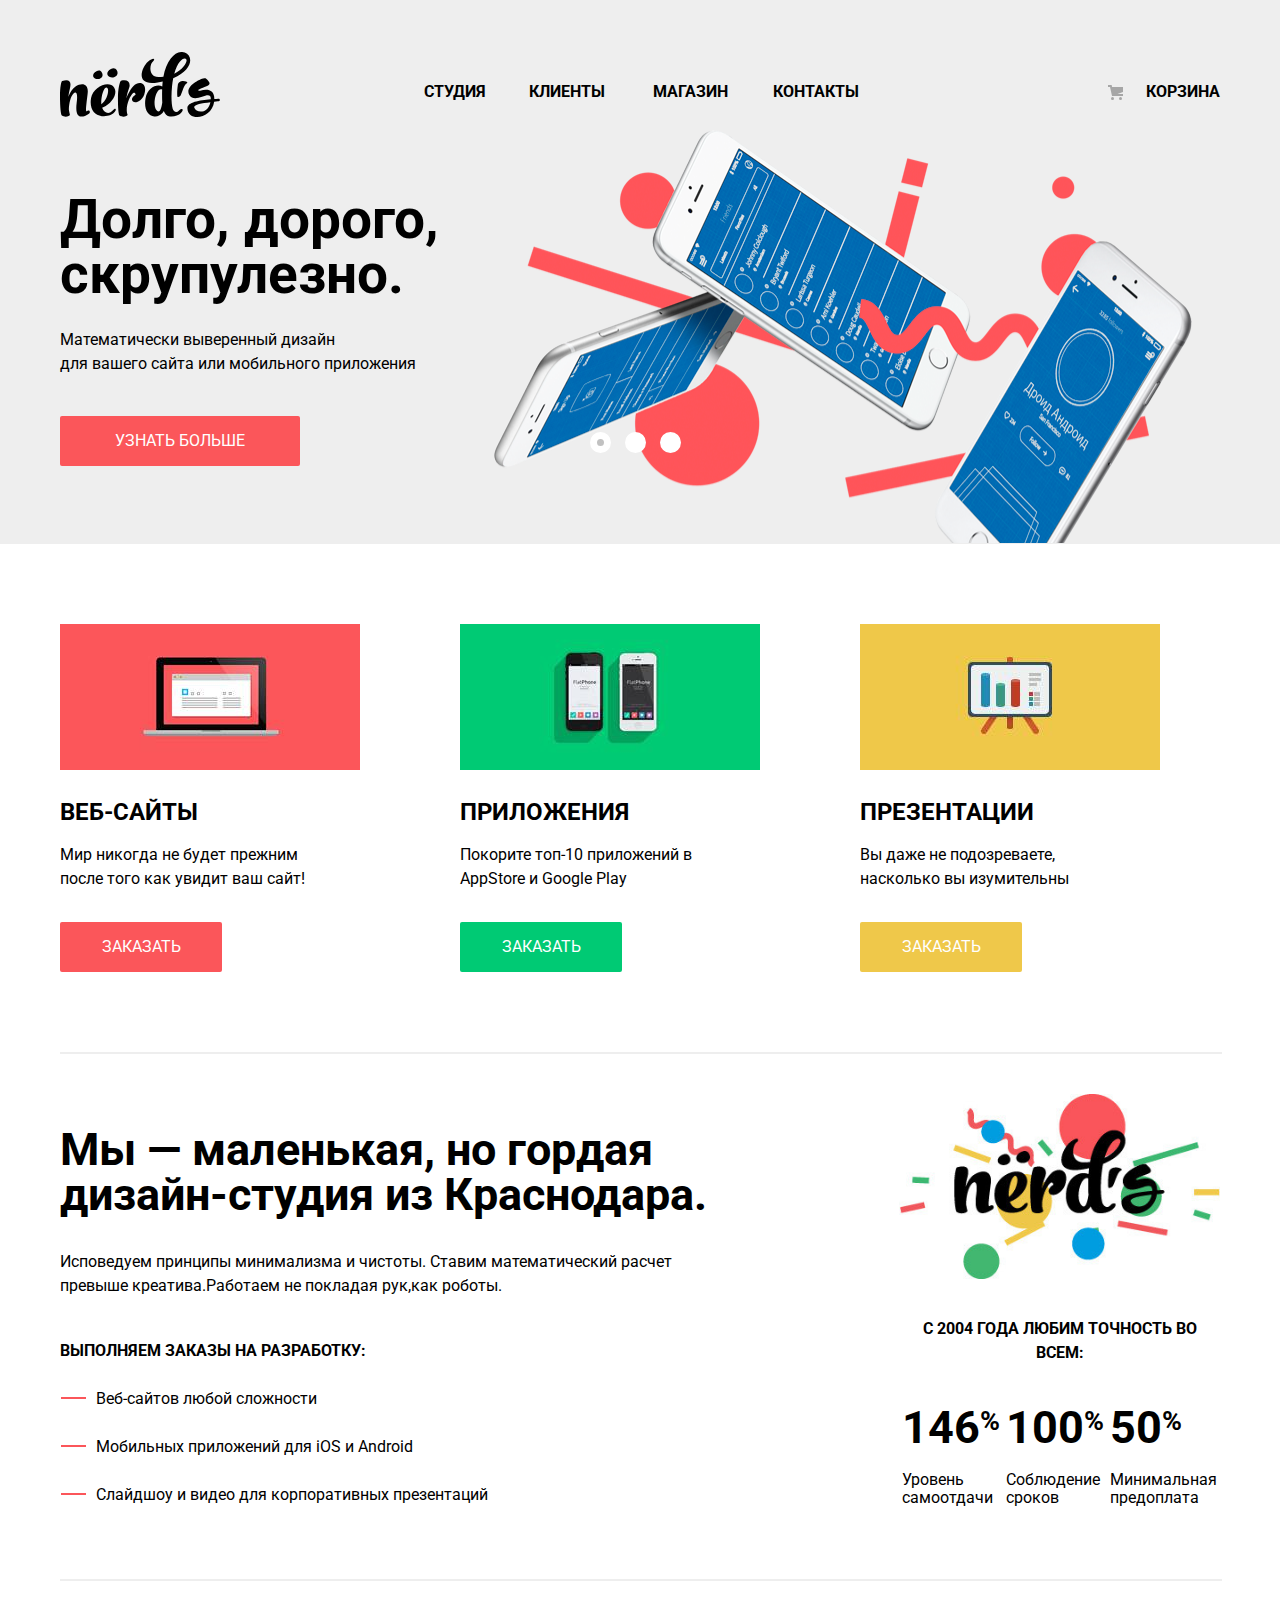
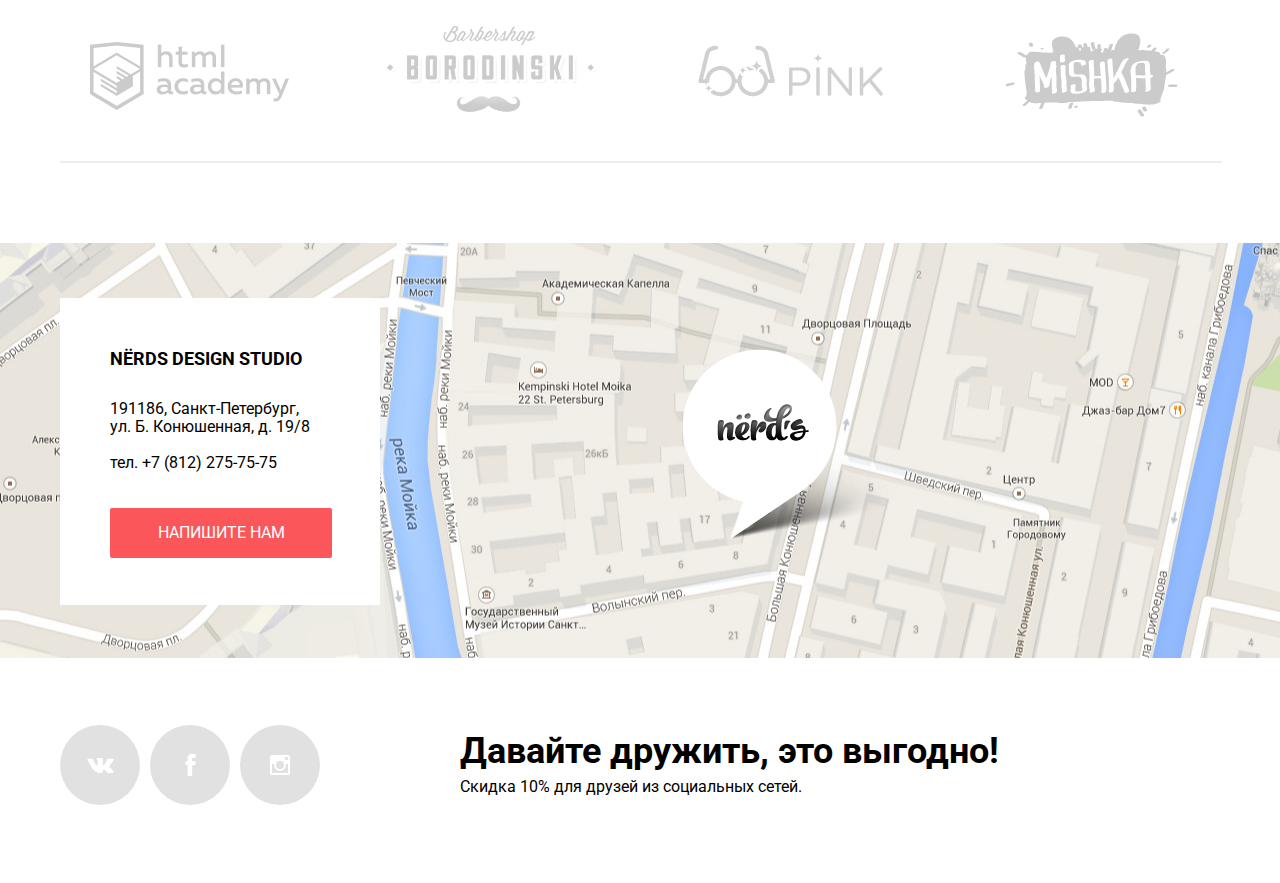
<file: index.html>
<!DOCTYPE html>
<html lang="ru">
  <head>
    <meta charset="utf-8">
    <title>Нёрдс</title>
    <link href="https://fonts.googleapis.com/css?family=Roboto:400,500,700&amp;subset=cyrillic" rel="stylesheet">
    <link href="css/normalize.min.css" rel="stylesheet">
    <link href="css/style.min.css" rel="stylesheet">
  </head>
  <body>
    <header class="main-header">
      <nav class="main-navigation container">
        <h2 class="visually-hidden">Навигация</h2>
          <a href="">
            <img src="img/nerds-logo.svg" width="160" height="65" alt="Нёрдс" class="logo">
          </a>
        <ul class="site-navigation">
          <li><a href="#">Студия</a></li>
          <li><a href="#">Клиенты</a></li>
          <li><a href="catalog.html">Магазин</a></li>
          <li><a href="#">Контакты</a></li>
        </ul>
        <ul class="cart">
          <li ><a href="#"><span>Корзина</span></a></li>
        </ul>
      </nav>

      <section class="container">
        <ul class="slider">
          <li class="slider-1">
            <h1 class="visually-hidden">Нердс</h1>
            <div>
              <b>
                Долго, дорого,<br>скрупулезно.
              </b>
              <p>
                Математически выверенный дизайн<br>для вашего сайта или мобильного приложения
              </p>
                <a href="#" class="btn btn-more">Узнать Больше</a>
            </div>
          </li>
          <li class="slider-2 visually-hidden">
            <h1 class="visually-hidden">Вторая Страница</h1>
            <div>
              <b>
                Любим математику<br> как никто другой
              </b>
              <p>
                Никакого креатива, только математические формулы для расчета идеальных пропорций.
              </p>
              <a href="#" class="btn btn-more">Узнать Больше</a>
            </div>
          </li>
          <li class="slider-3 visually-hidden">
            <h1 class="visually-hidden">Третья Страница</h1>
            <div>
              <b>
                Только ночь,<br> только хардкор
              </b>
              <p>
                Работать днем, как все?Мы против этого.<br> Ближе к полуночи работа только начинается.
              </p>
              <a href="#" class="btn btn-more">Узнать Больше</a>
            </div>
          </li>
          <li>
            <div class="slider-controls">
              <i class="active"></i>
              <i></i>
              <i></i>
            </div>
          </li>
        </ul>
      </section>
    </header>

    <main class="container">
      <section class="services">
        <h2 class="visually-hidden">Сервисы</h2>
        <section class="services-web">
          <div>
            <img src="img/illustration-1.jpg" width="300" height="146" alt="Веб-сайты">
          </div>
          <h3>Веб-сайты</h3>
          <p>
            Мир никогда не будет прежним после того как увидит ваш сайт!
          </p>
           <a href="#" class="btn btn-red">Заказать</a>
        </section>

        <section class="services-applications">
          <div>
            <img src="img/illustration-2.jpg" width="300" height="146" alt="Приложения">
          </div>
          <h3>Приложения</h3>
          <p>
            Покорите топ-10 приложений в AppStore и Google Play
          </p>
           <a href="#" class="btn btn-green">Заказать</a>
        </section>

        <section class="services-presentation">
          <div>
            <img src="img/illustration-3.jpg" width="300" height="146" alt="Презентации">
          </div>
          <h3>Презентации</h3>
          <p>
            Вы даже не подозреваете,<br> насколько вы изумительны
          </p>
           <a href="#" class="btn btn-yellow">Заказать</a>
        </section>
      </section>

      <div class="divide">
      </div>

      <section class="about">
        <h2 class="visually-hidden">О нас</h2>
        <div class="about-info">
          <b>
            Мы — маленькая, но гордая дизайн-студия из Краснодара.
          </b>
          <p>
            Исповедуем принципы минимализма и чистоты. Ставим математический расчет<br>
            превыше креатива.Работаем не покладая рук,как роботы.
          </p>
          <h4>Выполняем заказы на разработку:</h4>
          <ul class="about-items">
            <li>Веб-сайтов любой сложности</li>
            <li>Мобильных приложений для iOS и Android</li>
            <li>Слайдшоу и видео для корпоративных презентаций</li>
          </ul>
        </div>

        <div class="about-details">
          <div>
            <img src="img/nerds-illustration.jpg" width="359" height="207" alt="Нердс" class="logo">
          </div>
          <table class="about-table">
            <caption>с 2004 года Любим точность во всем:</caption>
            <tr class="table-row1">
              <td>146<sup>%</sup></td>
              <td>100<sup>%</sup></td>
              <td>50<sup>%</sup></td>
            </tr>
            <tr class="table-row2">
              <td>Уровень самоотдачи</td>
              <td>Соблюдение  сроков</td>
              <td>Минимальная предоплата</td>
            </tr>
          </table>
        </div>
      </section>

      <div class="divide">
      </div>


      <section class="partners">
        <div>
          <h2 class="visually-hidden">Наши партнеры</h2>
          <ul>
            <li>
              <a href="https://htmlacademy.ru/intensive/htmlcss">
                <img src="img/logo-1.png" width="199" height="68" alt="Html Academy" class="partners-1">
              </a>
            </li>
            <li>
              <a href="#">
                <img src="img/logo-2.png" width="209" height="87" alt="Borodinsky" class="partners-2">
              </a>
            </li>
            <li>
              <a href="#">
                <img src="img/logo-3.png" width="185" height="52" alt="Pink" class="partners-3">
              </a>
            </li>
            <li>
              <a href="#">
                <img src="img/logo-4.png" width="173" height="84" alt="Mishka" class="partners-4">
              </a>
            </li>
          </ul>
        </div>
      </section>

      <div class="divide">
      </div>
    </main>

    <section class="map">
      <h2 class="visually-hidden">Карта</h2>
      <iframe src="https://www.google.com/maps/embed?pb=!1m16!1m12!1m3!1d1864.7642272834255!2d30.320317919843216!3d59.938702344628766!2m3!1f0!2f0!3f0!3m2!1i1024!2i768!4f13.1!2m1!1z0YHQsNC90LrRgi3Qv9C10YLQtdGA0LHRg9GA0LMg0LHQvtC70YzRiNCw0Y8g0LrQvtC90Y7RiNC10L3QvdCw0Y8gMTkvOA!5e0!3m2!1sru!2s!4v1507020316658" width="1140" height="417"  style="border:0" allowfullscreen></iframe>
      <section class="map-href">
        <div class="contacts">
          <h4>NЁRDS DESIGN STUDIO</h4>
          <p>191186, Санкт-Петербург,<br>
            ул. Б. Конюшенная, д. 19/8 <br><br>
            тел. +7 (812) 275-75-75
          </p>
          <a href="#contact-form" class="btn btn-red btn-contact" >Напишите нам</a>
        </div>
        <div class="map-marker">
        </div>
      </section>
    </section>

    <section class="modal" id="contact-form">
      <div>
        <h2>Напишите нам</h2>
        <form action="https://echo.htmlacademy.ru" method="post" class="login-form">
          <p class="login-item">
            <label for="login" >Ваше имя:</label><br>
            <input type="text" id="login" name="login" placeholder="   Представьтесь, пожалуйста">
          </p>
          <p class="login-item">
            <label for="email">Ваш e-mail:</label><br>
            <input type="email" id="email" name="email" placeholder="   Для отправки ответа">
          </p>
          <a href="#" class="modal-close">Закрыть</a>
          <p class="login-item">
            Текст письма:
            <textarea name="area" cols="30" rows="6"></textarea>
          </p>
          <p>
            <button class="btn btn-red" type="submit">Отправить</button>
          </p>

        </form>

      </div>
    </section>

    <footer class="main-footer container">
      <h2 class="visually-hidden">Футер</h2>
        <ul class="footer-social">
          <li>
            <a class="social-btn" href="https://vk.com/htmlacademy"><span class="visually-hidden">Вконтакте</span>
              <svg xmlns="http://www.w3.org/2000/svg" width="27" height="15" viewBox="0 0 26.14 14.91">
                <path d="M26 13.47l-.09-.17a13.55 13.55 0 0 0-2.6-3q-.87-.83-1.1-1.12A1 1 0 0 1
                 22 8a10.27 10.27 0 0 1 1.22-1.78l.88-1.16q2.35-3.13 2-4L26 .94a.8.8 0 0 0-.4-.22 2.14 2.14
                  0 0 0-.87 0h-3.92a.51.51 0 0 0-.27 0h-.3a.6.6 0 0 0-.15.14.93.93 0 0 0-.14.24 22.22 22.22
                  0 0 1-1.46 3.06q-.5.84-.93 1.46a7 7 0 0 1-.71.91 4.94 4.94 0 0 1-.52.47q-.23.18-.35.15l-.23-.05a.9.9
                  0 0 1-.31-.33 1.49 1.49 0 0 1-.16-.53v-.55-.65-.57-1.12-1-.75a3.14 3.14 0 0 0 0-.62 2.12 2.12 0 0
                  0-.14-.44.73.73 0 0 0-.28-.33 1.57 1.57 0 0 0-.46-.18A9 9 0 0 0 12.57 0a8.93 8.93 0 0 0-3.25.33
                  1.83 1.83 0 0 0-.52.41q-.25.3-.07.33a1.67 1.67 0 0 1 1.16.59l.08.16a2.6 2.6 0 0 1 .19.63 6.32
                  6.32 0 0 1 .12 1 10.59 10.59 0 0 1 0 1.7q-.07.71-.13 1.1a2.21 2.21 0 0 1-.18.64 2.69 2.69 0 0
                  1-.16.3l-.07.07a1 1 0 0 1-.37.07.86.86 0 0 1-.46-.19 3.27 3.27 0 0 1-.56-.52 7 7 0 0
                  1-.66-.93q-.37-.6-.76-1.42l-.22-.39q-.2-.38-.56-1.11t-.62-1.43A.9.9 0 0 0 5.2.9h-.07a.93.93 0
                  0 0-.22-.16A1.44 1.44 0 0 0 4.6.65L.87.68A1 1 0 0 0 .1.94L0 1a.44.44 0 0 0 0 .22 1.08 1.08 0 0
                  0 .08.37Q.9 3.53 1.86 5.31t1.66 2.87Q4.23 9.27 5 10.24t1 1.24l.37.41.34.33a8.06 8.06 0 0 0
                  1 .78 16.34 16.34 0 0 0 1.4.9 7.6 7.6 0 0 0 1.79.72 6.19 6.19 0 0 0 2 .22h1.57a1.08 1.08 0
                  0 0 .72-.3l.05-.07a.9.9 0 0 0 .1-.25 1.38 1.38 0 0 0 0-.37 4.48 4.48 0 0 1 .09-1.05 2.77 2.77
                  0 0 1 .23-.71 1.74 1.74 0 0 1 .29-.4 1.19 1.19 0 0 1 .23-.2h.11a.86.86 0 0 1 .77.21 4.52 4.52
                  0 0 1 .83.79q.39.47.93 1.05a6.41 6.41 0 0 0 1 .87l.27.16a3.31 3.31 0 0 0 .71.3 1.53 1.53
                  0 0 0 .76.07l3.48-.05a1.58 1.58 0 0 0 .8-.17.68.68 0 0 0 .34-.37 1.06 1.06 0 0 0 0-.46
                  1.71 1.71 0 0 0-.1-.36z" fill="#fff">
                </path>
              </svg>
            </a>
          </li>
          <li>
            <a class="social-btn" href="https://www.facebook.com/htmlacademy"><span class="visually-hidden">Фэйсбук</span>
              <svg xmlns="http://www.w3.org/2000/svg" width="19" height="22" viewBox="0 0 10.15 21.74">
                <path d="M3.34 1.12A4.77 4.77 0 0 1 6.53 0h3.61v3.81H7.81a1.07 1.07 0 0 0-1.09.83v2.55h3.42c-.08
                 1.23-.24 2.45-.41 3.67h-3v10.87H2.21V10.86H0V7.21h2.19V3.66a3.83 3.83 0 0 1 1.15-2.54z" fill="#fff">
                </path>
              </svg>
            </a>
          </li>
          <li>
            <a class="social-btn" href="https://www.instagram.com/htmlacademy/"><span class="visually-hidden">Инстаграм</span>
              <svg xmlns="http://www.w3.org/2000/svg" width="20" height="20" viewBox="0 0 20 20">
                <path d="M18 0H2a2 2 0 0 0-2 2v16a2 2 0 0 0 2 2h16a2 2 0 0 0 2-2V2a2 2 0 0 0-2-2zm-8 6a4
                4 0 1 1-4 4 4 4 0 0 1 4-4zM2.5 18a.47.47 0 0 1-.5-.5V9h2.1a3.4 3.4 0 0 0-.1 1 6 6 0 1 0 12 0
                3.4 3.4 0 0 0-.1-1H18v8.5a.47.47 0 0 1-.5.5zM18 4.5a.47.47 0 0 1-.5.5h-2a.47.47 0 0
                1-.5-.5v-2a.47.47 0 0 1 .5-.5h2a.47.47 0 0 1 .5.5z" fill="#fff">
                </path>
              </svg>
            </a>
          </li>
        </ul>
      <div class="friends">
        <b>Давайте дружить, это выгодно!</b>
        <p class="footer-sale">Скидка 10% для друзей из социальных сетей.</p>
      </div>
    </footer>

    <script src="js/script.min.js"></script>

  </body>
</html>
</file>
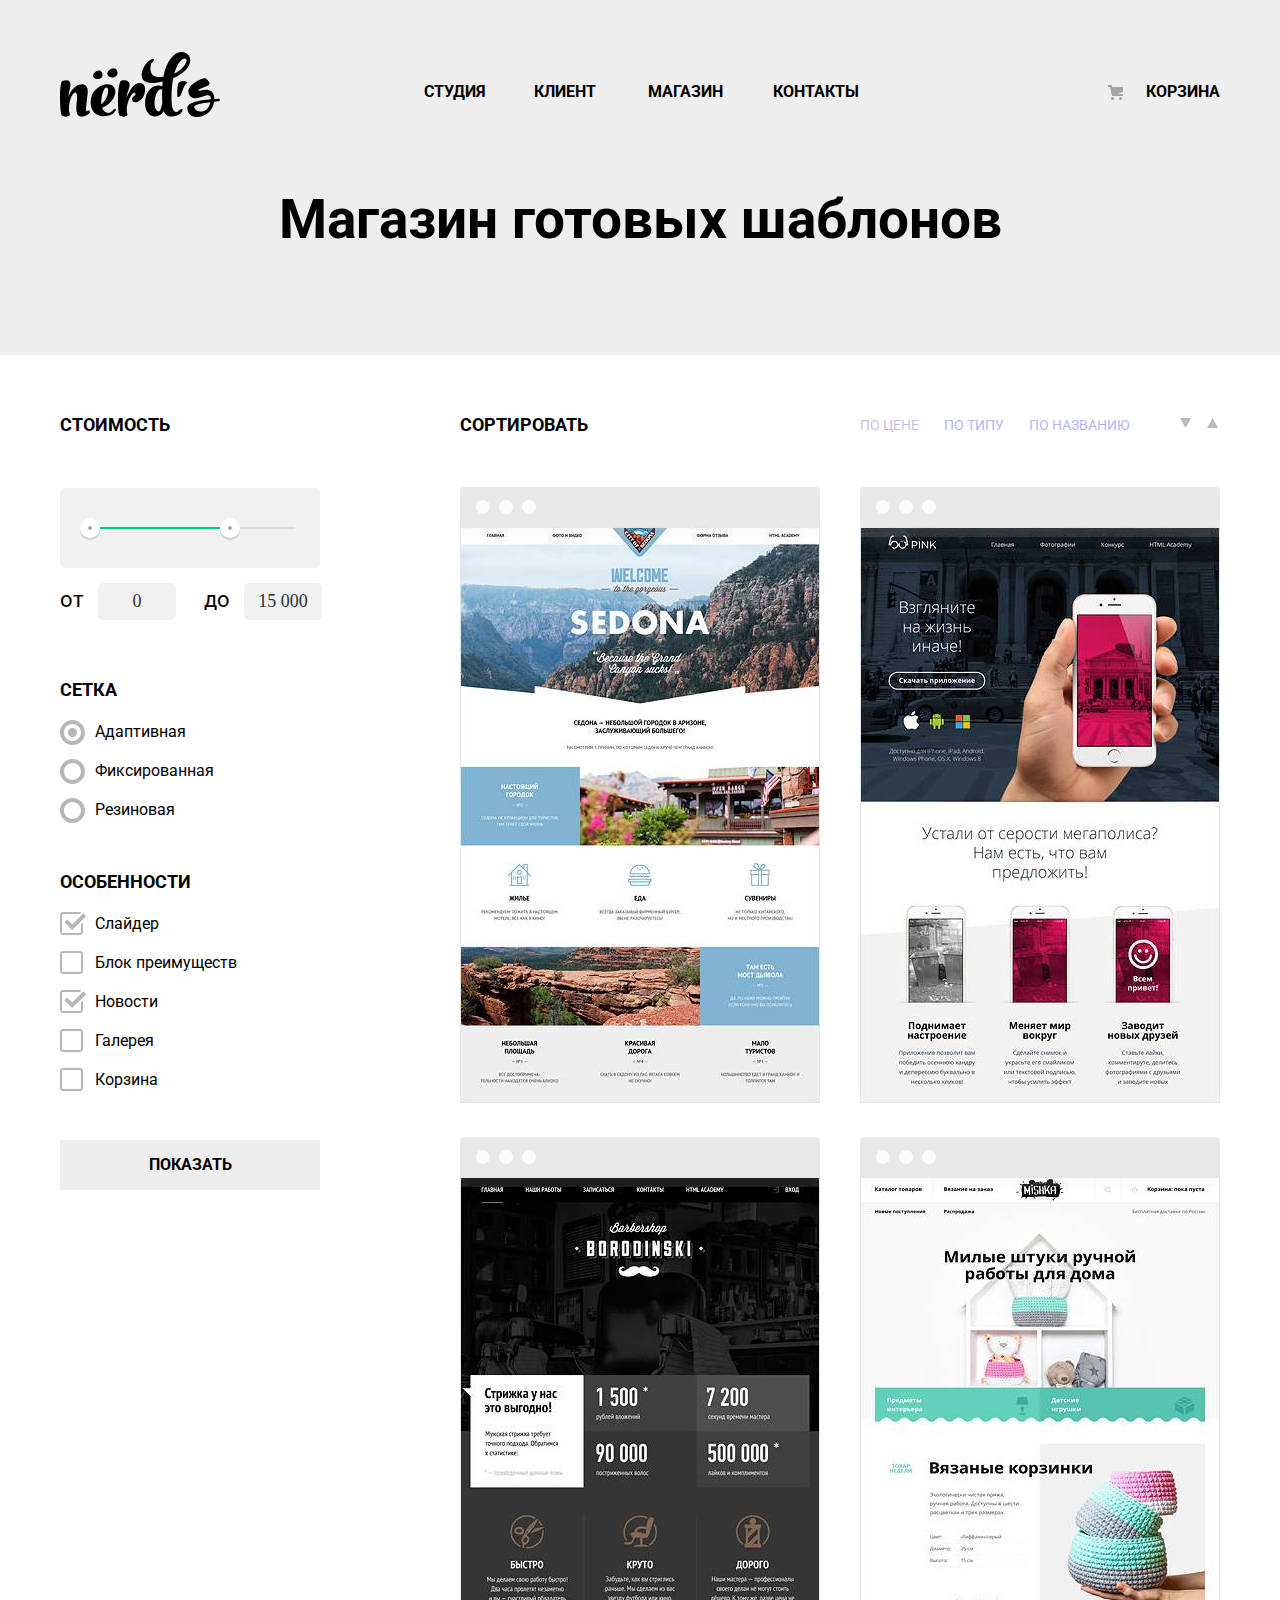
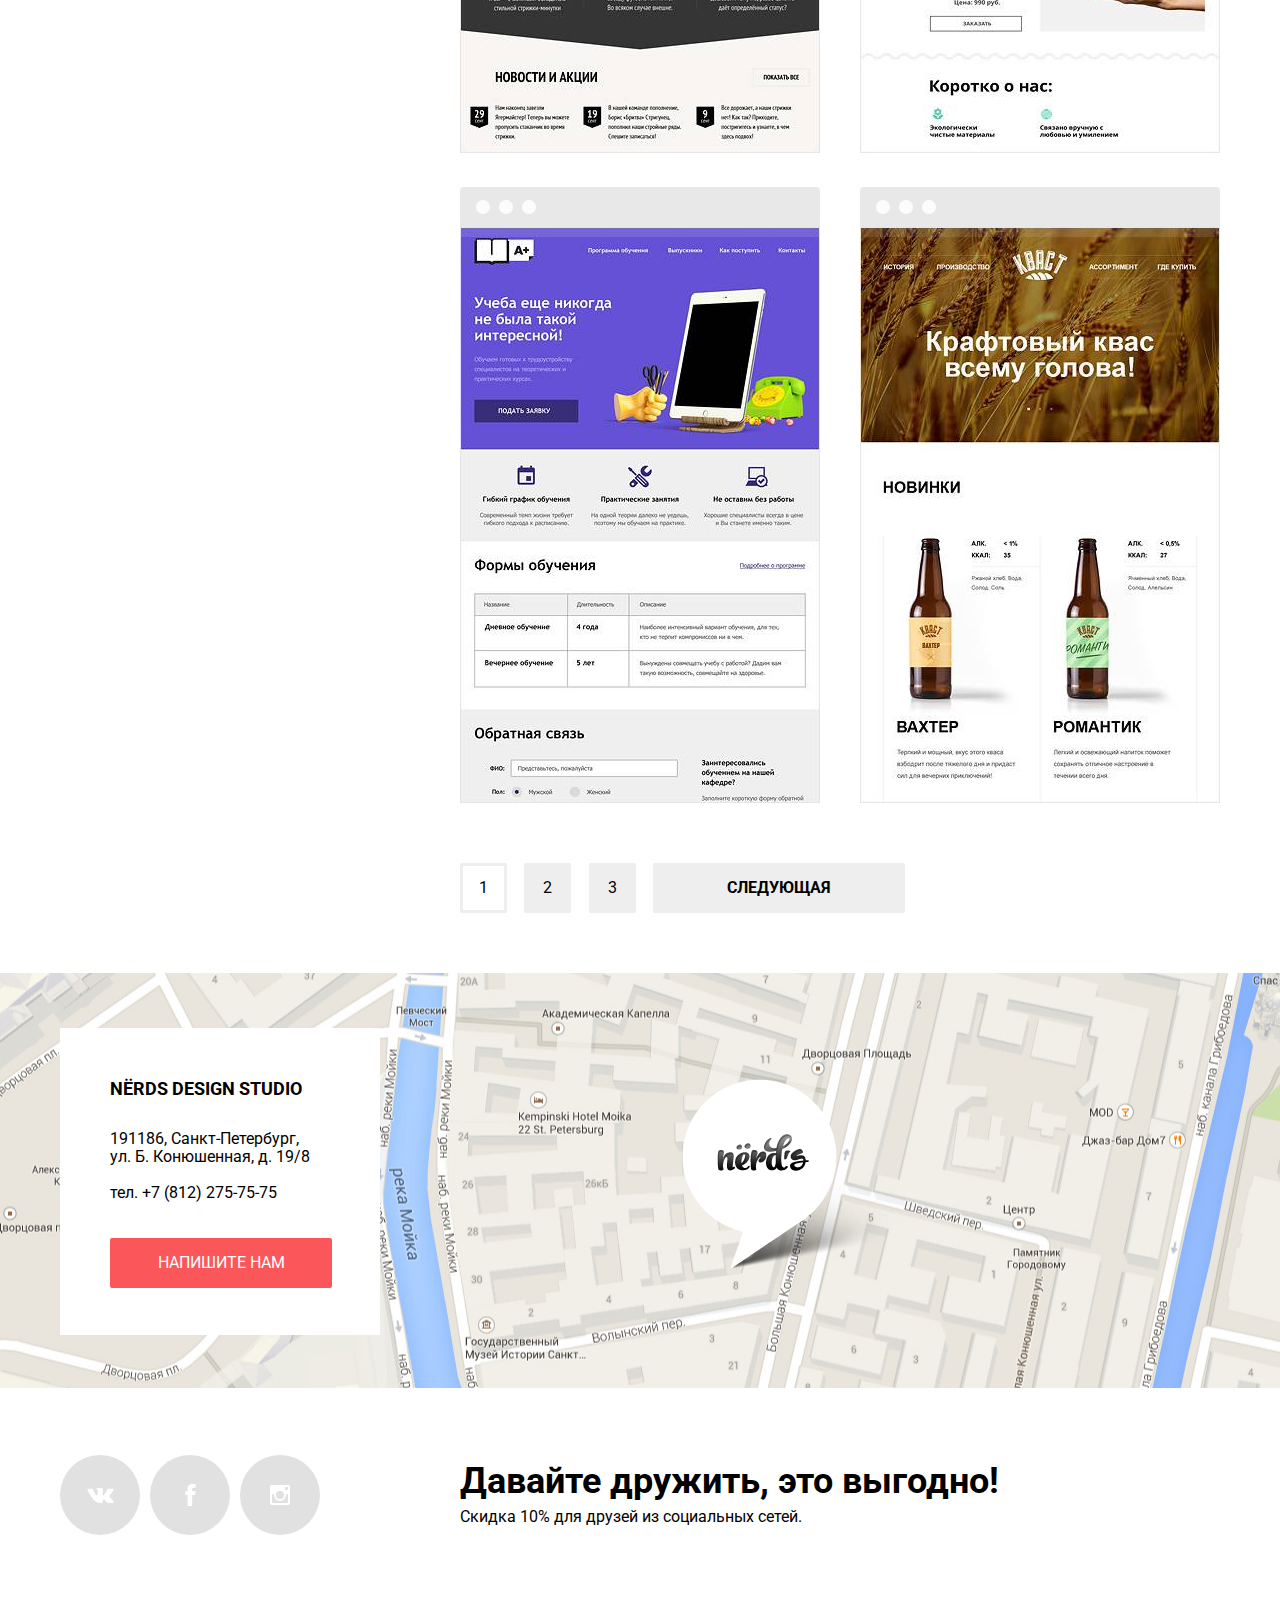
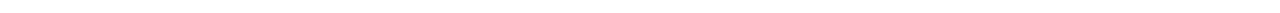
<file: catalog.html>
<!DOCTYPE html>
<html lang="ru">
  <head>
    <meta charset="utf-8">
    <title>Нёрдс Каталог</title>
    <link href="https://fonts.googleapis.com/css?family=Roboto:400,500,700&amp;subset=cyrillic" rel="stylesheet">
    <link href="css/normalize.min.css" rel="stylesheet">
    <link href="css/style.min.css" rel="stylesheet">
  </head>
  <body>

  <header class="main-header-catalog">
      <nav class="main-navigation container">
        <h2 class="visually-hidden">Навигация</h2>
          <a href="index.html">
            <img src="img/nerds-logo.svg" width="160"  height="65" alt="Нёрдс" class="logo">
          </a>
        <ul class="site-navigation">
          <li><a href="index.html">Студия</a></li>
          <li><a href="#">Клиент</a></li>
          <li class="site-navigation-curent"><a href="#">Магазин</a></li>
          <li><a href="#">Контакты</a></li>
        </ul>
        <ul class="cart">
          <li><a href="#">Корзина</a></li>
        </ul>
      </nav>

      <div class="slider-catalog ">
        <h1>Магазин готовых шаблонов</h1>
      </div>

    </header>


    <main class="container inner-page">

      <section class="price">
        <h2 class="visually-hidden">Стоимость</h2>
        <form class="filter" method="post" action="https://echo.htmlacademy.ru">
          <div>
            <div class="legend" >Стоимость</div>
            <div class="range-filter">
              <div class="range-controls" tabindex="0" aria-label="Сладйер">
                <div class="scale">
                  <div class="bar" style="width: 70%">
                  </div>
                </div>
                <div class="toggle min-toggle" tabindex="0" aria-label="Минимальное значение"></div>
                <div class="toggle max-toggle" tabindex="0" aria-label="Максимальное значение"></div>
              </div>
              <div class="price-contols">
                <label>от</label>
                <input name="min-price" class="min-price" type="text" value="0">
                <label>до</label>
                <input name="max-price" class="max-price" type="text" value="15 000">
              </div>
            </div>
          </div>

          <div class="grid">
            <div class="legend">Сетка</div>
            <ul>
              <li class="filter-option">
                <input class="filter-input filter-input-radio visually-hidden" name="type-name"
                       type="radio" value="adaptive" id="adaptive" checked>
                <label for="adaptive">
                  Адаптивная
                </label>
              </li>
              <li class="filter-option">
                <input class="filter-input filter-input-radio visually-hidden" name="type-name"
                       type="radio" value="fix" id="fix">
                <label for="fix">Фиксированная</label>
              </li>
              <li class="filter-option">
                <input class="filter-input filter-input-radio visually-hidden" name="type-name"
                       type="radio" value="rubber" id="rubber">
                <label for="rubber">
                  Резиновая
                </label>
              </li>
            </ul>
          </div>
          <div class="properties">
            <div class="legend">Особенности</div>
            <ul>
              <li class="filter-option">
                <input class="filter-input filter-input-checkbox visually-hidden " name="slader"
                       type="checkbox" id="slader"  checked>
                <label for="slader">
                  Слайдер
                </label>
              </li>
              <li class="filter-option">
                <input class="filter-input filter-input-checkbox visually-hidden" name="block"
                       type="checkbox" id="block">
                <label for="block">
                  Блок преимуществ
                </label>
              </li>
              <li class="filter-option">
                <input class="filter-input filter-input-checkbox visually-hidden" name="news"
                       type="checkbox" id="news" checked>
                <label for="news">
                  Новости
                </label>
              </li>
              <li class="filter-option">
                <input class="filter-input filter-input-checkbox visually-hidden" name="gallery"
                       type="checkbox" id="gallery">
                <label for="gallery">
                  Галерея
                </label>
              </li>
              <li class="filter-option">
                <input class="filter-input filter-input-checkbox visually-hidden" name="basket"
                       type="checkbox" id="basket">
                <label for="basket">Корзина</label>
              </li>
            </ul>
          </div>
          <button type="submit" class="filter-button btn">Показать</button>
        </form>
      </section>

      <section class="makets">
        <h2 class="visually-hidden">Макеты</h2>
        <div class="sorting">
          <h3 class="sorting-header">Сортировать</h3>
          <ul class="sorting-all">
            <li class="sorting-current"><a href="">По цене</a></li>
            <li><a href="#">По типу</a></li>
            <li><a href="#">По названию</a></li>
          </ul>
        </div>

        <div class="makets-all">
          <ul>
            <li class="maket-item">
              <a href="#">
                <img src="img/img-sedona.jpg" width="360" height="576" alt="Sedona" class="maket-1">
              </a>
              <div class="price-sedona hover-block price-item">
                <h3>
                  <a href="">
                    Sedona
                  </a>
                </h3>
                <p>
                  Информационный сайт для туристов
                </p>
                <a class="btn btn-red" href="#">9900 руб</a>
              </div>
            </li>
            <li class="maket-item">
              <a href="#">
                <img src="img/img-pink.jpg"  width="360" height="576" alt="Pink" class="maket-2">
              </a>
              <div class="price-pink hover-block price-item">
                <h3>
                  <a href="">
                    Pink App
                  </a>
                </h3>
                <p>
                  Продуктовый лендинг приложения для IOS и Android
                </p>
                <a class="btn btn-red" href="#">9900 руб</a>
              </div>
            </li>
            <li class="maket-item">
              <a href="#">
                <img src="img/img-barbershop.jpg"  width="360" height="576" alt="Borodinsky" class="maket-3">
              </a>
              <div class="price-borodinsky hover-block price-item">
                <h3>
                  <a href="#">
                    Barbershop
                  </a>
                </h3>
                <p>
                  Сайт салона красоты.Для мужчин,да.
                </p>
                <a class="btn btn-red" href="#">9900 руб</a>
              </div>
            </li>
            <li class="maket-item">
              <a href="#">
                <img src="img/img-mishka.jpg"  width="360" height="576" alt="Mishka" class="maket-4">
              </a>
              <div class="price-mishka hover-block price-item">
                <h3>
                  <a href="">
                    Mishka
                  </a>
                </h3>
                <p>
                  Интернет-магазин вязанных игрушек
                </p>
                <a class="btn btn-red" href="#">9900 руб</a>
              </div>
            </li>
            <li class="maket-item">
              <a href="#">
                <img src="img/img-aplus.jpg"  width="360" height="576" alt="Plus" class="maket-5">
              </a>
              <div class="price-plus hover-block">
                <h3>
                  <a href="">
                    A Plus
                  </a>
                </h3>
                <p>
                  Лендинг сайтов повышения квалификации
                </p>
                <a class="btn btn-red" href="#">9900 руб</a>
              </div>
            </li>
            <li class="maket-item ">
              <a href="#">
                <img src="img/img-kvast.jpg"  width="360" height="576" alt="Kvas" class="maket-6">
              </a>
              <div class="price-kvas hover-block price-item">
                <h3>
                  <a href="">
                    Кваст
                  </a>
                </h3>
                <p>
                  Промо сайт производителя крафтового кваса
                </p>
                <a class="btn btn-red" href="#">9900 руб</a>
              </div>
            </li>
          </ul>
        </div>
        <ul class="pagination-list">
          <li class="pagination-item"><a href="#" class="btn-small pagination-item-current">1</a></li>
          <li class="pagination-item"><a href="#" class="btn-small">2</a></li>
          <li class="pagination-item"><a href="#" class="btn-small">3</a></li>
          <li class="pagination-item"><a href="#" class="filter-button-next btn">Следующая</a></li>
        </ul>
      </section>
    </main>

    <section class="map">
      <h2 class="visually-hidden">Карта</h2>
      <iframe src="https://www.google.com/maps/embed?pb=!1m16!1m12!1m3!1d1864.7642272834255!2d30.320317919843216!3d59.938702344628766!2m3!1f0!2f0!3f0!3m2!1i1024!2i768!4f13.1!2m1!1z0YHQsNC90LrRgi3Qv9C10YLQtdGA0LHRg9GA0LMg0LHQvtC70YzRiNCw0Y8g0LrQvtC90Y7RiNC10L3QvdCw0Y8gMTkvOA!5e0!3m2!1sru!2s!4v1507020316658" width="1140" height="410"  style="border:0" allowfullscreen></iframe>
      <section class="map-href">
        <div class="contacts">
          <h4>NЁRDS DESIGN STUDIO</h4>
          <p>191186, Санкт-Петербург,<br>
            ул. Б. Конюшенная, д. 19/8 <br><br>
            тел. +7 (812) 275-75-75
          </p>
          <a href="#contact-form" class="btn btn-red btn-contact">Напишите нам</a>
        </div>
        <div class="map-marker">
        </div>
      </section>
    </section>

    <section class="modal" id="contact-form">
      <div>
        <h2>Напишите нам</h2>
        <form action="https://echo.htmlacademy.ru" method="post" class="login-form">
          <p class="login-item">
            <label for="login" >Ваше имя:</label><br>
            <input type="text" id="login" name="login" placeholder="   Представьтесь, пожалуйста">
          </p>
          <p class="login-item">
            <label for="email">Ваш e-mail:</label><br>
            <input type="email" id="email" name="email" placeholder="   Для отправки ответа">
          </p>
          <a href="#" class="modal-close">Закрыть</a>
          <p class="login-item">
            Текст письма:
            <textarea name="area"  cols="30" rows="6"></textarea>
          </p>
          <p>
            <button class="btn btn-red" type="submit">Отправить</button>
          </p>

        </form>

      </div>
    </section>

    <footer class="main-footer container">
      <h2 class="visually-hidden">Футер</h2>
      <ul class="footer-social">
        <li>
          <a class="social-btn" href="https://vk.com/htmlacademy"><span class="visually-hidden">Вконтакте</span>
            <svg xmlns="http://www.w3.org/2000/svg" width="27" height="15" viewBox="0 0 26.14 14.91">
              <path d="M26 13.47l-.09-.17a13.55 13.55 0 0 0-2.6-3q-.87-.83-1.1-1.12A1 1 0 0 1
                 22 8a10.27 10.27 0 0 1 1.22-1.78l.88-1.16q2.35-3.13 2-4L26 .94a.8.8 0 0 0-.4-.22 2.14 2.14
                  0 0 0-.87 0h-3.92a.51.51 0 0 0-.27 0h-.3a.6.6 0 0 0-.15.14.93.93 0 0 0-.14.24 22.22 22.22
                  0 0 1-1.46 3.06q-.5.84-.93 1.46a7 7 0 0 1-.71.91 4.94 4.94 0 0 1-.52.47q-.23.18-.35.15l-.23-.05a.9.9
                  0 0 1-.31-.33 1.49 1.49 0 0 1-.16-.53v-.55-.65-.57-1.12-1-.75a3.14 3.14 0 0 0 0-.62 2.12 2.12 0 0
                  0-.14-.44.73.73 0 0 0-.28-.33 1.57 1.57 0 0 0-.46-.18A9 9 0 0 0 12.57 0a8.93 8.93 0 0 0-3.25.33
                  1.83 1.83 0 0 0-.52.41q-.25.3-.07.33a1.67 1.67 0 0 1 1.16.59l.08.16a2.6 2.6 0 0 1 .19.63 6.32
                  6.32 0 0 1 .12 1 10.59 10.59 0 0 1 0 1.7q-.07.71-.13 1.1a2.21 2.21 0 0 1-.18.64 2.69 2.69 0 0
                  1-.16.3l-.07.07a1 1 0 0 1-.37.07.86.86 0 0 1-.46-.19 3.27 3.27 0 0 1-.56-.52 7 7 0 0
                  1-.66-.93q-.37-.6-.76-1.42l-.22-.39q-.2-.38-.56-1.11t-.62-1.43A.9.9 0 0 0 5.2.9h-.07a.93.93 0
                  0 0-.22-.16A1.44 1.44 0 0 0 4.6.65L.87.68A1 1 0 0 0 .1.94L0 1a.44.44 0 0 0 0 .22 1.08 1.08 0 0
                  0 .08.37Q.9 3.53 1.86 5.31t1.66 2.87Q4.23 9.27 5 10.24t1 1.24l.37.41.34.33a8.06 8.06 0 0 0
                  1 .78 16.34 16.34 0 0 0 1.4.9 7.6 7.6 0 0 0 1.79.72 6.19 6.19 0 0 0 2 .22h1.57a1.08 1.08 0
                  0 0 .72-.3l.05-.07a.9.9 0 0 0 .1-.25 1.38 1.38 0 0 0 0-.37 4.48 4.48 0 0 1 .09-1.05 2.77 2.77
                  0 0 1 .23-.71 1.74 1.74 0 0 1 .29-.4 1.19 1.19 0 0 1 .23-.2h.11a.86.86 0 0 1 .77.21 4.52 4.52
                  0 0 1 .83.79q.39.47.93 1.05a6.41 6.41 0 0 0 1 .87l.27.16a3.31 3.31 0 0 0 .71.3 1.53 1.53
                  0 0 0 .76.07l3.48-.05a1.58 1.58 0 0 0 .8-.17.68.68 0 0 0 .34-.37 1.06 1.06 0 0 0 0-.46
                  1.71 1.71 0 0 0-.1-.36z" fill="#fff">
              </path>
            </svg>
          </a>
        </li>
        <li>
          <a class="social-btn" href="https://www.facebook.com/htmlacademy"><span class="visually-hidden">Фэйсбук</span>
            <svg xmlns="http://www.w3.org/2000/svg" width="19" height="22" viewBox="0 0 10.15 21.74">
              <path d="M3.34 1.12A4.77 4.77 0 0 1 6.53 0h3.61v3.81H7.81a1.07 1.07 0 0 0-1.09.83v2.55h3.42c-.08
                 1.23-.24 2.45-.41 3.67h-3v10.87H2.21V10.86H0V7.21h2.19V3.66a3.83 3.83 0 0 1 1.15-2.54z" fill="#fff">
              </path>
            </svg>
          </a>
        </li>
        <li>
          <a class="social-btn" href="https://www.instagram.com/htmlacademy/"><span class="visually-hidden">Инстаграм</span>
            <svg xmlns="http://www.w3.org/2000/svg" width="20" height="20" viewBox="0 0 20 20">
              <path d="M18 0H2a2 2 0 0 0-2 2v16a2 2 0 0 0 2 2h16a2 2 0 0 0 2-2V2a2 2 0 0 0-2-2zm-8 6a4
                4 0 1 1-4 4 4 4 0 0 1 4-4zM2.5 18a.47.47 0 0 1-.5-.5V9h2.1a3.4 3.4 0 0 0-.1 1 6 6 0 1 0 12 0
                3.4 3.4 0 0 0-.1-1H18v8.5a.47.47 0 0 1-.5.5zM18 4.5a.47.47 0 0 1-.5.5h-2a.47.47 0 0
                1-.5-.5v-2a.47.47 0 0 1 .5-.5h2a.47.47 0 0 1 .5.5z" fill="#fff">
              </path>
            </svg>
          </a>
        </li>
      </ul>
      <div class="friends">
        <b>Давайте дружить, это выгодно!</b>
        <p class="footer-sale">Скидка 10% для друзей из социальных сетей.</p>
      </div>
    </footer>

    <script src="js/inner-page.min.js"></script>

  </body>
</html>
</file>
<file: css/style.min.css>
body{margin:0;padding:0;font-family:Roboto,Arial,sans-serif;font-size:16px;line-height:24px;font-weight:normal;color:#000;background-color:#fff}.visually-hidden{position:absolute;width:1px;height:1px;margin:-1px;border:0;padding:0;clip:rect(0 0 0 0);overflow:hidden}a{text-decoration:none}.main-navigation a{color:#000}.site-navigation a:hover,.cart a:hover{color:#e74246}.site-navigation a:focus,.cart a:focus{opacity:1;border-bottom:1px solid red;color:#000}.site-navigation a:active,.cart a:active{color:#000;opacity:0.3}.logo:hover,.logo:focus{opacity:0.8}.logo:active{opacity:0.3}.cart a{display:inline-block;background:#eee url(../img/cart-icon.svg) no-repeat left center;padding-left:38px;vertical-align:top}.btn{display:inline-block;text-decoration:none;font:inherit;text-align:center;white-space:nowrap;color:#fff;vertical-align:middle;padding:16px;min-width:130px;font-size:16px;line-height:18px;text-transform:uppercase;background-color:#eee;border:none;border-radius:2px / 2px}.btn:hover,.btn:focus{background-color:#dfdfdf}.btn:active{background-color:#d5d5d5;box-shadow:inset 0 0 0 3px rgba(0,0,0,0.1)}.btn-more{width:240px;background-color:#fb565a;box-sizing:border-box}.btn-red{width:160px;background-color:#fb565a}.btn-red:hover,.btn-more:hover,.btn-red:focus,.btn-more:focus{background-color:#e74246}.btn-red:active,.btn-more:active{background-color:#d7373b}.btn-green{width:160px;background-color:#00ca74}.btn-green:hover,.btn-green:focus{background-color:#00bc6c}.btn-green:active{background-color:#00aa62}.btn-yellow{width:160px;background-color:#efc84a}.btn-yellow:hover,.btn-yellow:focus{background-color:#eab534}.btn-yellow:active{background-color:#e5a722}.btn-contact{margin-top:20px;width:190px}.filter-button{color:#000;font-weight:700;width:260px}.filter-button:hover{cursor:pointer}.filter-button-next{color:#000;font-weight:700;width:220px}.makets btn-red{width:200px}.btn-small{display:inline-block;text-decoration:none;text-align:center;white-space:nowrap;vertical-align:middle;padding:13px;min-width:15px;font-size:16px;line-height:18px;text-transform:uppercase;background-color:#eee;border-radius:2px / 2px;border:3px solid #eee;color:#000}.pagination-item-current{background-color:#fff}.btn-small:hover,.btn-small:focus{background-color:#dfdfdf;border:3px solid #dfdfdf}.btn-small:active{background-color:#d5d5d5;border:3px solid #d5d5d5}img{max-width:100%;height:auto}.slider{position:relative;width:1160px;height:450px}ul.slider{margin:0;padding:0;list-style:none}.slider-controls{position:absolute;bottom:135px;left:41%;width:200px;height:10px;margin-left:-80px;text-align:center;z-index:1000}.slider-controls i{display:inline-block;width:7px;height:7px;margin:0 5px;background:#fff;border:7px solid white;vertical-align:top;border-radius:50% / 50%;cursor:pointer}.slider-controls .active{background:#c1c1c1}.slider-1{margin-bottom:0;background:#eee url(../img/slide1.png) 94% 110% no-repeat;background-size:auto;min-height:416px}.slider-2{margin-bottom:0;background:#eee url(../img/slide2.png) 100% 10% no-repeat;background-size:auto;min-height:417px}.slider-3{margin-bottom:0;background:#eee url(../img/slide3.png) 100% 100% no-repeat;background-size:auto;min-height:416px}.slider div{padding-top:65px;margin-left:0}.slider b{padding-bottom:20px}.main-header{margin-bottom:80px;width:100%;height:544px;background:#eee no-repeat;background-size:cover}header{background-color:#eee;background-size:cover}.logo{margin-top:-8px}.container{width:1160px;margin-left:auto;margin-right:auto}.site-navigation li,.cart li{margin:0;padding:0;font-size:16px;line-height:30px;font-weight:bold;text-transform:uppercase;list-style:none}.site-navigation li{margin-left:5px}.site-navigation li:nth-child(2){margin-right:5px}.site-navigation li:nth-child(3){margin-right:2px}.site-navigation li:last-child{margin-right:10px}.main-navigation{display:-webkit-box;display:-moz-box;display:-ms-flexbox;display:-webkit-flex;display:flex;justify-content:space-between;align-items:center;padding-top:60px;padding-bottom:3px;background-color:#eee}.site-navigation{display:-webkit-box;display:-moz-box;display:-ms-flexbox;display:-webkit-flex;display:flex;flex-direction:row;justify-content:space-between;padding-left:0;width:450px;overflow:hidden;text-overflow:clip}.slider b{font-size:55px;line-height:55px;font-weight:bold;text-transform:inherit;padding-top:0;margin-bottom:0}.slider ul{margin:0;padding:0;list-style:none}.slider p{padding-top:10px;width:380px;margin-bottom:40px}.services{display:-webkit-box;display:-moz-box;display:-ms-flexbox;display:-webkit-flex;display:flex;justify-content:space-between;margin-bottom:80px}.services h3{margin:0;font-size:24px;line-height:30px;font-weight:bold;text-transform:uppercase;padding-top:20px}.services p{width:280px}.services p:nth-child(2){padding-left:10px}.services-web{margin-left:0}.services-applications{margin-left:0}.services-presentation{margin-right:60px}.services .btn{margin-top:15px;width:100px}.divide{border:1px solid #eee;width:100%}.divide:last-child{margin-bottom:80px}.about{display:-webkit-box;display:-moz-box;display:-ms-flexbox;display:-webkit-flex;display:flex;padding-top:70px;margin-bottom:45px}.about-info{margin-top:3px;margin-left:0}.about b{font-size:45px;line-height:45px;font-weight:bold;text-transform:inherit}.about p{padding-top:17px}.about h4{margin:0;font-weight:bold;text-transform:uppercase;padding-top:25px}.about ul{margin:0;padding:0;margin-left:26px}.about li{margin:0;padding:0;list-style:none;position:relative;margin-top:24px;margin-left:10px}.about li:last-child{margin-top:24px;margin-bottom:27px}.about li::before{content:"";position:absolute;top:10px;left:-35px;width:25px;height:2px;background-color:#fb565a}.about-details{margin-left:70px}.about-details img{margin-top:-30px}.about-table{margin-top:31px}.about caption{font-weight:bold;margin-bottom:22px;text-transform:uppercase}.table-row1{font-size:45px;line-height:1.7;font-weight:bold;text-transform:inherit;vertical-align:center}.table-row1 td{width:33%}.table-row1 sup{font-size:60%}.table-row2{line-height:1.1}.partners div{width:1160px;height:180px}.partners ul{display:-webkit-box;display:-moz-box;display:-ms-flexbox;display:-webkit-flex;display:flex;justify-content:space-between;align-items:center;margin:0;padding:0;list-style:none}.partners li{width:260px;margin:0;margin-top:39px;margin-left:25px;padding:0}.partners a{display:block;padding:5px}.partners-1{padding-top:10px}.partners-2{padding-left:5px}.partners-3{padding-left:25px}.partners-4{padding-top:8px;padding-left:40px}.partners-1,.partners-2,.partners-3,.partners-4{opacity:0.2}.partners-1:hover,.partners-2:hover,.partners-3:hover,.partners-4:hover{opacity:1}.partners-1:focus,.partners-2:focus,.partners-3:focus,.partners-4:focus,.partners-1:active,.partners-2:active,.partners-3:active,.partners-4:active{opacity:0.1}.map{position:relative;margin:0;background:url(../img/map-marker.png),url(../img/map.jpg) no-repeat;* background-size:auto,cover;background-repeat:no-repeat,no-repeat;background-position:65% 47%;background-color:#fff;width:100%;height:415px;margin-bottom:5px}.modal{position:fixed;display:none;color:#000;background-color:#fff;background-position:0 0;width:760px;height:390px;padding:100px 100px;bottom:50px;right:calc(50% - 480px);box-shadow:0 20px 40px rgba(0,0,0,0.75);z-index:200000}.map h4{margin:0;padding:0;font-size:18px;line-height:30px;font-weight:bold;text-transform:uppercase}.map p{padding-top:10px;line-height:18px}.map-href{position:absolute;display:block;width:320px;height:307px;top:55px;right:calc(50% + 1160px/2 - 320px);background-color:#fff}iframe{width:100%;height:415px}.contacts{display:inline-block;margin-left:50px;margin-top:46px;vertical-align:middle}@keyframes bounce{0%{transform:translateY(-2000px)}70%{transform:translateY(30px)}90%{transform:translateY(-10px)}100%{transform:translateY(0)}}#contact-form:target,.modal-show{display:block;animation-name:bounce;animation-duration:0.6s}@keyframes shake{0%,100%{transform:translateY(0)}10%,30%,50%,70%,90%{transform:translateY(-10px)}20%,40%,60%,80%,100%{transform:translateY(10px)}}.modal-error{animation-name:shake;animation-duration:0.6s}.modal-close{position:absolute;top:80px;right:90px;width:22px;height:22px;font-size:0;background-color:transparent;border:0;cursor:pointer}.modal-close::before,.modal-close::after{content:"";position:absolute;top:10px;left:-2px;width:25px;height:3px;background-color:#fecccd;opacity:0.3}.modal-close:hover::before,.modal-close:hover::after{opacity:1}.modal-close:active::before,.modal-close:active::after{opacity:0.1}.modal-close::before{transform:rotate(45deg)}.modal-close::after{transform:rotate(-45deg)}.modal h2{margin:0;padding:0;font-size:45px;line-height:45px;font-weight:bold;margin-top:-30px;margin-bottom:23px}.modal label,.modal p{font-size:16px;line-height:18px;font-weight:bold}.modal p:last-child{width:100%}.modal div{width:760px}.modal .btn{width:35%;margin-right:0;margin-top:20px}.modal .btn:hover{cursor:pointer}.login-form{display:-webkit-box;display:-moz-box;display:-ms-flexbox;display:-webkit-flex;display:flex;flex-wrap:wrap;justify-content:space-between}.login-form input[type="text"],.login-form input[type="email"]{margin-top:10px;width:360px;height:42px;border:2px solid #d7dcde}.login-form input[type="text"]:hover,.login-form input[type="email"]:hover{border:2px solid #b4b9bb}.login-form input[type="text"]:focus,.login-form input[type="email"]:focus{outline:0;outline-offset:0;border:2px solid #000}.login-form input[type="text"]:invalid,.login-form input[type="email"]:invalid{border:2px solid #e74246}.login-item{width:360px}.login-item:last-child{padding-top:10px;margin-top:30px}.login-form textarea{margin-top:10px;width:760px;border:2px solid #d7dcde}.login-form textarea:hover{border:2px solid #b4b9bb}.login-form textarea:focus{outline:0;outline-offset:0;border:2px solid #000}.main-footer{display:-webkit-box;display:-moz-box;display:-ms-flexbox;display:-webkit-flex;display:flex;flex-direction:row;justify-content:flex-start;align-items:center;min-height:220px;background-color:inherit}.main-footer b{font-size:36px;line-height:36px;font-weight:bold;margin-top:0}.main-footer p{font-size:16px;line-height:22px;margin-top:6px}.main-footer li{margin:0;padding:0;list-style:none;margin-top:10px}.footer-social{display:-webkit-box;display:-moz-box;display:-ms-flexbox;display:-webkit-flex;display:flex;flex-wrap:wrap;justify-content:space-between;width:260px;margin-left:-40px;margin-top:-10px}.social-btn{display:-webkit-box;display:-moz-box;display:-ms-flexbox;display:-webkit-flex;display:flex;align-items:center;justify-content:center;width:80px;height:80px;background-color:#e1e1e1;border-radius:50% / 50%}.social-btn:hover,.social-btn:focus{background-color:#e74246}.social-btn:hover path,.social-btn:focus path{background-color:#d7373b}.main-footer .friends{margin-left:140px;margin-top:0}.main-header-catalog{margin-bottom:80px;width:100%;height:355px;background-color:#eee;background-position:right;background-size:cover;display:inline-table}.catalog{width:100%}.slider-catalog{margin-top:65px;background:#eee}.slider-catalog h1{display:-webkit-box;display:-moz-box;display:-ms-flexbox;display:-webkit-flex;display:flex;font-size:55px;line-height:55px;font-weight:bold;text-transform:inherit;margin:auto;justify-content:center;align-items:center}.inner-page{display:-webkit-box;display:-moz-box;display:-ms-flexbox;display:-webkit-flex;display:flex;justify-content:space-between;margin-bottom:60px}.price .legend{font-size:18px;line-height:30px;font-weight:bold;text-transform:uppercase}.price label{font-size:16px;line-height:20px}.price{margin-top:-25px}.price ul{margin:0;padding:0;list-style:none}.range-filter{width:260px;margin-top:48px;margin-bottom:55px}.range-controls{position:relative;height:80px;margin-bottom:15px;padding:0 25px;background:#f1f1f1;border-radius:5px / 5px;overflow:hidden}.range-controls .scale{margin-top:39px;height:2px;background:#d7dcde}.range-controls .bar{height:2px;background:#00ca74}.range-controls .toggle{position:absolute;top:30px;left:20px;width:4px;height:4px;border:8px solid white;background:#ababab;cursor:pointer;border-radius:50% / 50%;box-shadow:0 2px 1px 0 #cfcfcf}.range-controls .max-toggle{left:160px}.price-contols input{width:58px;padding:8px 10px;margin-left:10px;border:none;background:#f1f1f1;font-size:18px;font-family:Roboto sans-serif;font-weight:300;font-style:normal;text-align:center;color:#283136;border-radius:5px / 5px}.price-contols .min-price{margin-right:24px}.price-contols{white-space:nowrap}.price-contols label{font-size:22px}.grid{position:relative;margin-bottom:45px}.grid li{padding-top:15px}.grid label{padding-left:35px;cursor:pointer}.filter-option{user-select:none}.grid label::before{position:absolute;display:inline-block;left:0;width:28px;height:25px;margin:0 5px 0 0;content:'';background-image:url(../img/radio-off.svg);background-repeat:no-repeat;background-color:#fff;cursor:pointer;opacity:0.4;vertical-align:top}.filter-option input[type="radio"]:checked ~ label:before{background-image:url(../img/radio-on.svg);background-color:#fff}.filter-option input[type="radio"]:focus ~ label{outline-color:#4D90FE;outline-offset:-2px;outline-style:auto;outline-width:5px}.grid label:hover::before{opacity:1}.properties{position:relative;margin-bottom:48px}.properties li{padding-top:15px}.properties label{padding-left:35px;cursor:pointer}.properties label::before{position:absolute;display:inline-block;left:0;width:28px;height:25px;margin:0;content:'';background-image:url(../img/checkbox-off.svg);background-repeat:no-repeat;background-color:#fff;cursor:pointer;opacity:0.4;vertical-align:top}.filter-option input[type="checkbox"]:checked ~ label:before{background-image:url(../img/checkbox-on.svg);background-color:#fff}.filter-option input[type="checkbox"]:focus ~ label{outline-color:#4D90FE;outline-offset:-2px;outline-style:auto;outline-width:5px}input[type="radio"]:disabled,input[type="checkbox"]:disabled{opacity:0.1}.properties label:hover::before{opacity:1}.filter-input{margin-left:6px;margin-top:5px}.sorting{display:-webkit-box;display:-moz-box;display:-ms-flexbox;display:-webkit-flex;display:flex;align-items:center;justify-content:space-between}.sorting li{margin:0;padding:0;list-style:none}.sorting-all{width:360px;display:-webkit-box;display:-moz-box;display:-ms-flexbox;display:-webkit-flex;display:flex;justify-content:space-between}.sorting-all li{opacity:0.3}.sorting-all li:hover,.sorting-all li:focus{opacity:0.6}.sorting-all li:active{opacity:1}.sorting h3{font-size:18px;line-height:18px;font-weight:bold;text-transform:uppercase;margin-top:-5px}.sorting li{margin:0;padding:0;list-style:none;font-size:14px;line-height:18px;text-transform:uppercase}.sorting-all li:nth-child(3){position:relative;margin-right:90px}.sorting-all li:nth-child(3)::after{content:"";position:absolute;width:50px;height:50px;background-image:url(../img/icon-up-dir.svg),url(../img/icon-down-dir.svg);background-repeat:no-repeat,no-repeat;background-position:70% 5%,0 5%;background-color:#fff;opacity:1;margin-left:50px}.price-pink{width:360px}.makets{width:760px;margin-top:-25px}.makets-all{margin-bottom:53px;margin-top:87px}.makets-all ul{display:-webkit-box;display:-moz-box;display:-ms-flexbox;display:-webkit-flex;display:flex;flex-wrap:wrap;justify-content:space-between;width:760px;margin:0;padding:0;list-style:none}.makets-all li{position:relative}.makets-all h3{margin:0;padding:0}.maket-item{position:relative}.maket-item::before{position:absolute;content:"";width:360px;height:50px;background-image:url(../img/browser.svg);background-repeat:no-repeat;background-color:#eee;top:-40px;opacity:0.12}.maket-item:hover::before{box-shadow:0 6px 15px rgba(0,0,0,0.25);opacity:1;z-index:-1}.maket-item:hover{box-shadow:0 6px 15px rgba(0,0,0,0.25)}.maket-item:nth-child(3),.maket-item:nth-child(4),.maket-item:nth-child(5),.maket-item:nth-child(6){margin-top:67px}.makets ul{margin:0;padding:0;list-style:none}.makets h3{margin:0;padding:0;font-size:18px;line-height:30px;font-weight:bold;text-transform:uppercase}.makets p{font-size:16px;line-height:18px}.pagination-list li{margin:0;padding:0;list-style:none;margin-right:5px}.pagination-list{display:-webkit-box;display:-moz-box;display:-ms-flexbox;display:-webkit-flex;display:flex;justify-content:space-between;width:450px;margin-right:5px}.hover-block{display:none;position:absolute;background-color:#eee;background-position:0 0;width:100%;height:41%;bottom:0;left:0;right:0}.makets-all li:hover .hover-block{display:block}.makets-all li:hover .maket-item::before{opacity:1}.hover-block h3{padding-top:28px;text-align:center}.hover-block p{display:inline-block;text-align:center;vertical-align:middle;min-width:230px;margin-left:22%;margin-right:25%}.hover-block .btn{margin-left:23%;margin-top:12px}.hover-block>h3>a{text-decoration:none;color:black}
</file>
